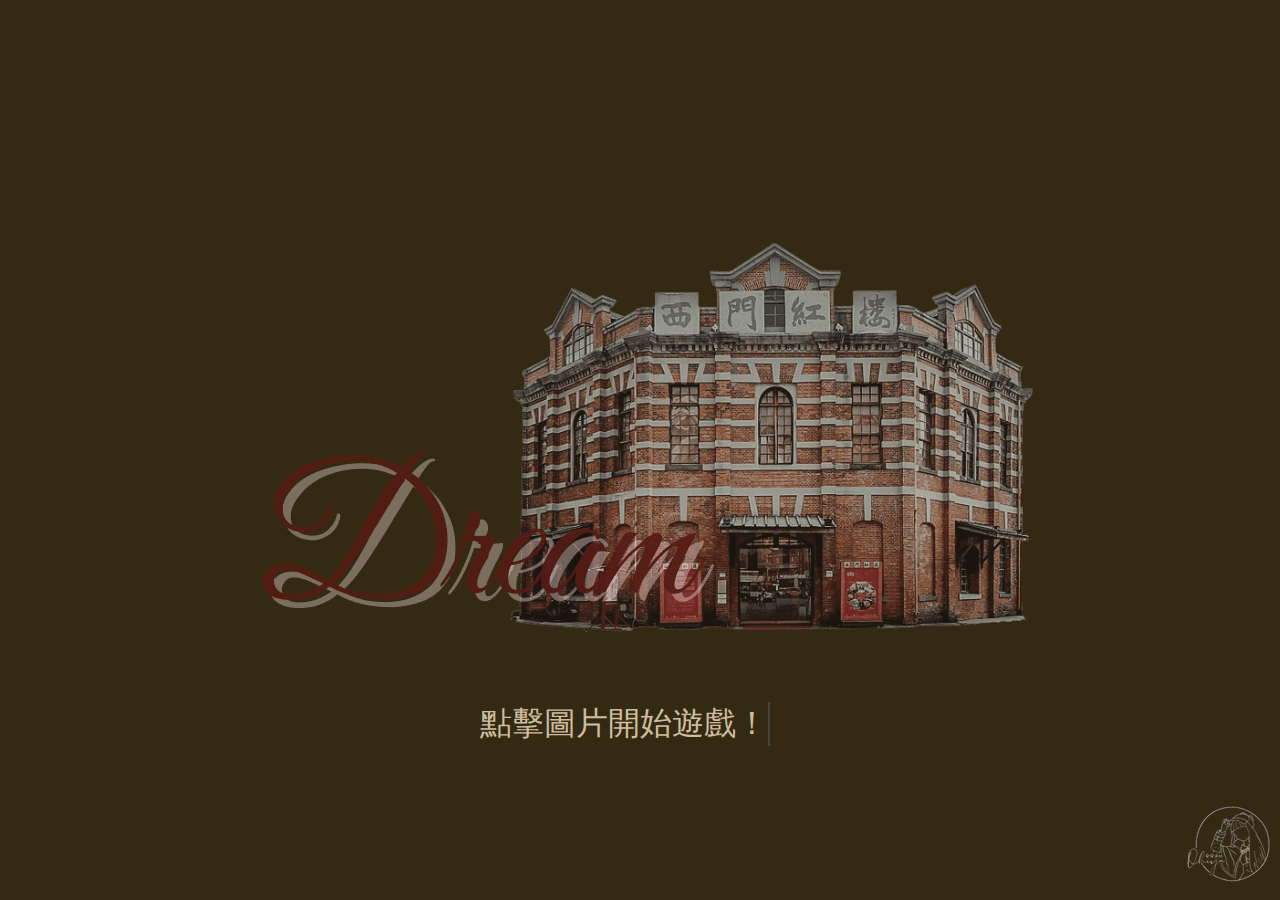
<file: index.html>
<!DOCTYPE html>
<html lang="en-US">
<head>
<meta http-equiv="Content-Language" content="zh-Hant" />
    <meta name="google" content="notranslate" />
    <meta charset="UTF-8">
    <meta http-equiv="X-UA-Compatible" content="IE=edge">
    <meta name="viewport" content="width=device-width, initial-scale=1.0">
    <title>紅樓。夢</title>
    <link rel="stylesheet" href="style.css">
    <link rel="icon" type="image/x-icon" href="image/Author_logo.png">

    <!-- 圖標放作者Logo的話會因為線條太細而看不到 -->
</head>

<body>
<div class="Homepage">
        <a href="plot.html">
            <img src="image/Tittle.png" alt="Logo" >
        </a>

    <div class="Start">
        點擊圖片開始遊戲！
    </div>

</div>

    <div class="Author">
        <img src="image/Author_logo.png" alt="Author logo">
    </div>

</body>
</html>
</file>
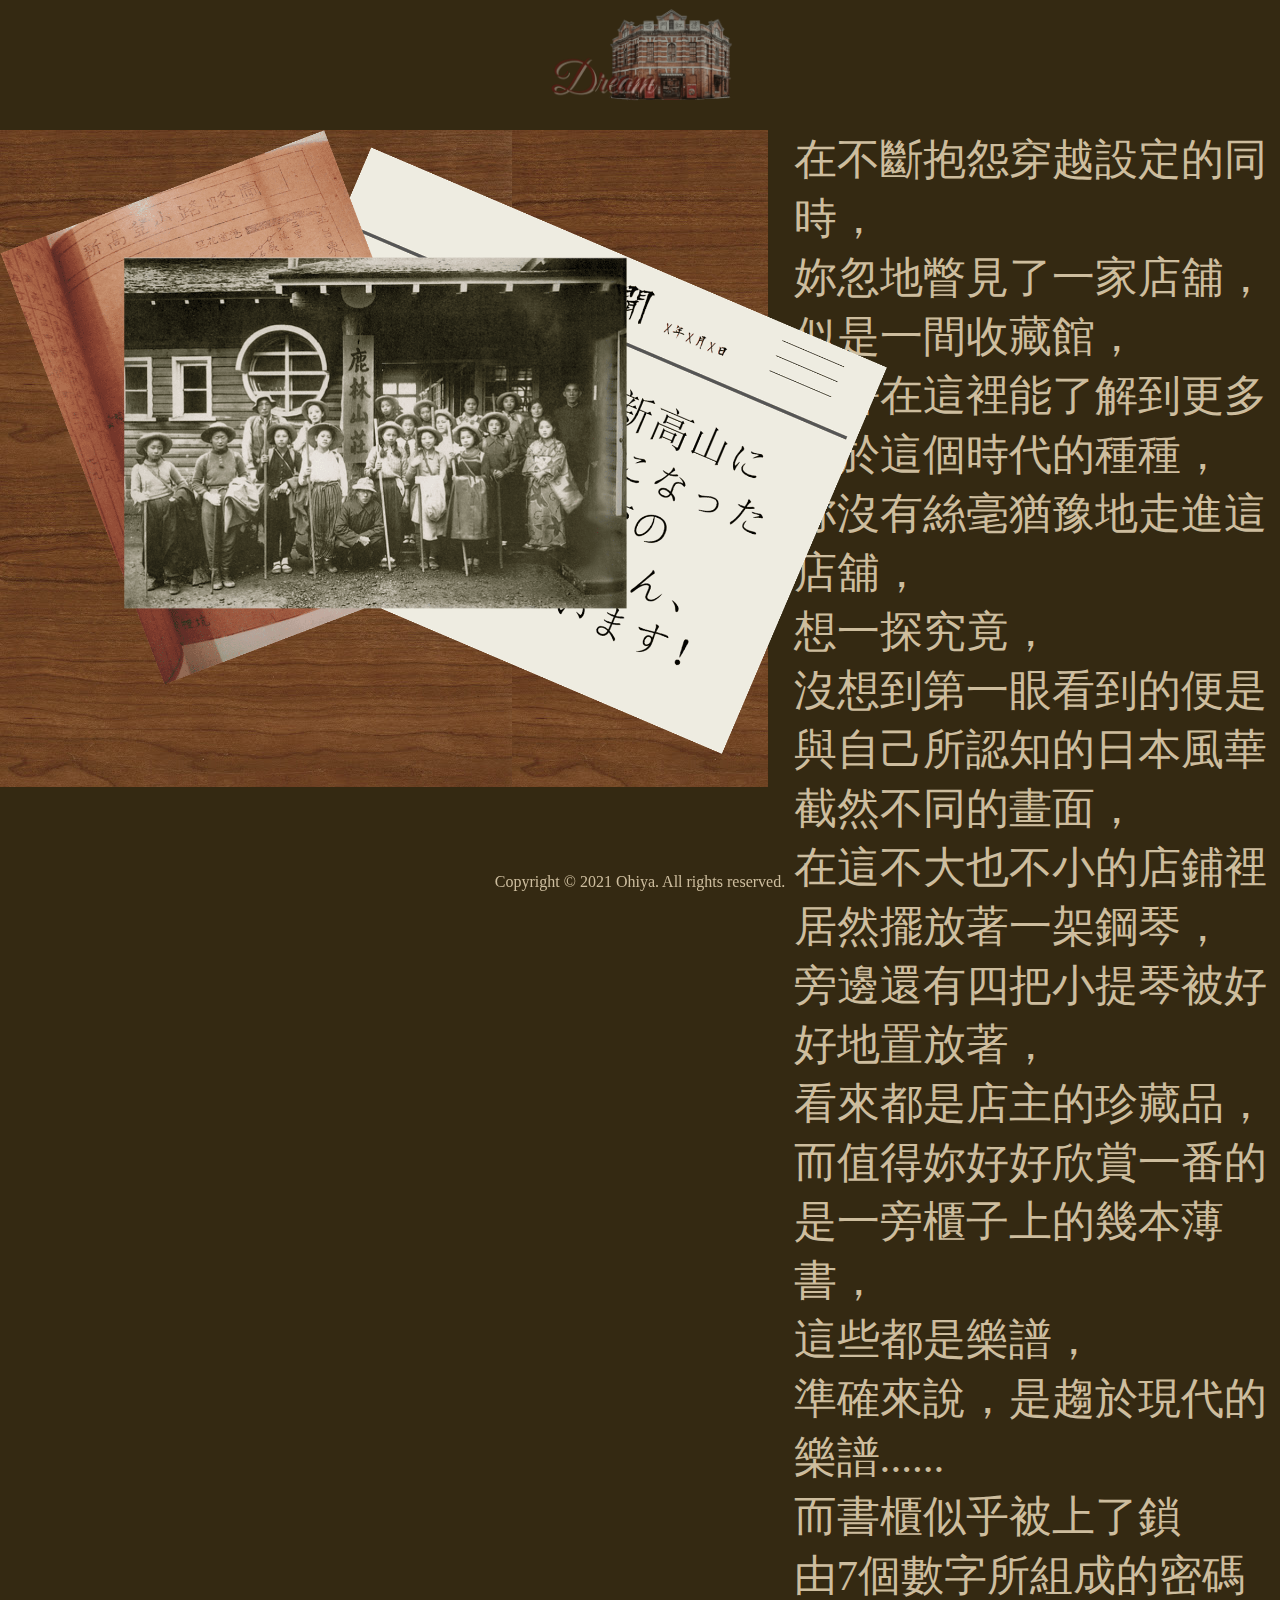
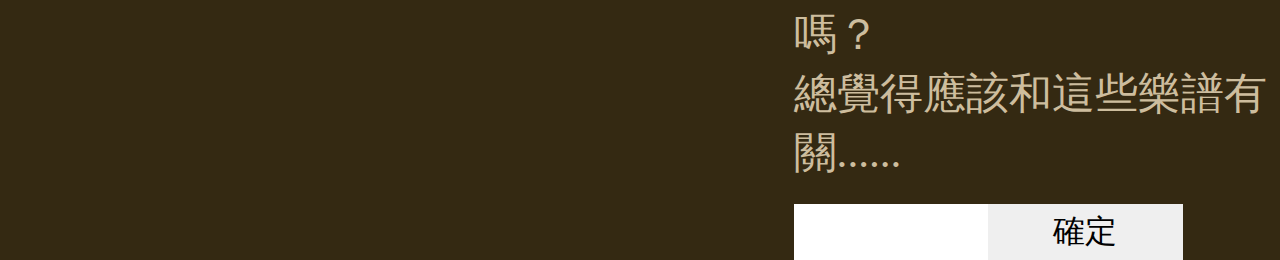
<file: MusicSheet.html>
<!DOCTYPE html>
<html lang="en-US">
<head>
<meta http-equiv="Content-Language" content="zh-Hant" />
    <meta name="google" content="notranslate" />
    <meta charset="UTF-8">
    <meta http-equiv="X-UA-Compatible" content="IE=edge">
    <meta name="viewport" content="width=device-width, initial-scale=1.0">
    <title>紅樓。夢</title>
    <link rel="stylesheet" href="style.css">
    <link rel="icon" type="image/x-icon" href="image/Author_logo1.png">
    <script src="MusicSheet.js"></script>
    <!-- 圖標放作者Logo的話會因為線條太細而看不到 -->

</head>
<body>
    <div class="page">
        <div class="Logo">
            <a href="index.html">
                <img src="image/Tittle.png" class="Logo2" >
            </a></div>
        <div class="game"><img src="image/新高山.png" class="game_img" ></div>
        <!-- 要改圖片（放書櫃+樂譜) -->
    
    <div class="instruction">
        在不斷抱怨穿越設定的同時，<br>
        妳忽地瞥見了一家店舖，似是一間收藏館，<br>
        或許在這裡能了解到更多關於這個時代的種種，<br>
        妳沒有絲毫猶豫地走進這店舖，<br>
        想一探究竟，<br>
        沒想到第一眼看到的便是與自己所認知的日本風華截然不同的畫面，<br>
        在這不大也不小的店鋪裡居然擺放著一架鋼琴，<br>
        旁邊還有四把小提琴被好好地置放著，<br>
        看來都是店主的珍藏品，<br>
        而值得妳好好欣賞一番的是一旁櫃子上的幾本薄書，<br>
        這些都是樂譜，<br>
        準確來說，是趨於現代的樂譜......<br>
        而書櫃似乎被上了鎖<br>
        由7個數字所組成的密碼嗎？<br>
        總覺得應該和這些樂譜有關......<br>
        <form name=myform onsubmit="password(this.pwde.value)">
            <input type="text" name="pwde" rows="1" size="5" class="input">
            <input type="submit" name="submit" value="確定" class="input">
            </form>
    </div>
        <div class="footer">Copyright © 2021 Ohiya. All rights reserved.</div>
    </div>
    </body>
</html>
</file>
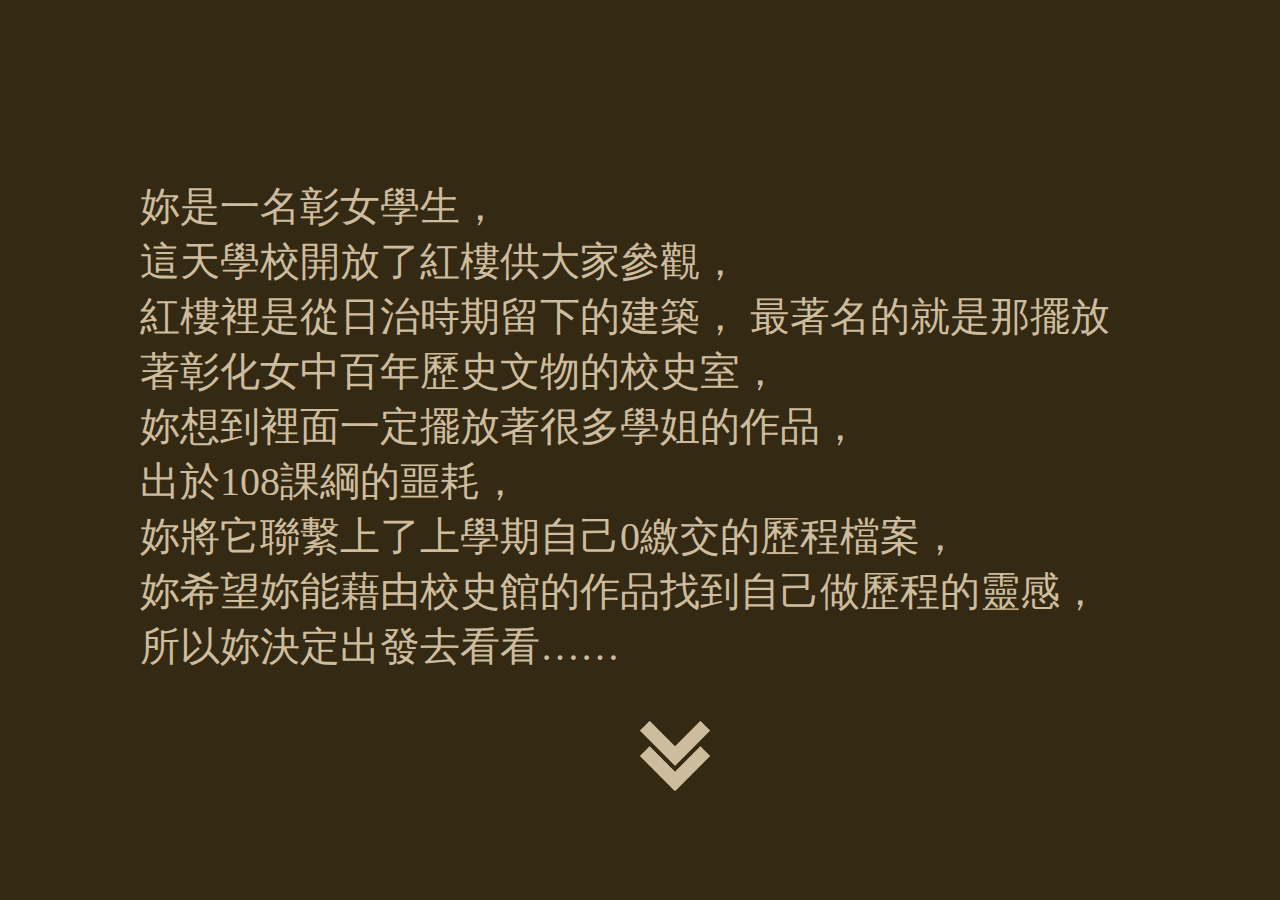
<file: plot.html>
<!DOCTYPE html>
<html lang="en">
<head>
    <meta http-equiv="Content-Language" content="zh-Hant" />
    <meta name="google" content="notranslate" />
    <meta charset="UTF-8">
    <meta http-equiv="X-UA-Compatible" content="IE=edge">
    <meta name="viewport" content="width=device-width, initial-scale=1.0">
    <title>紅樓。夢</title>
    <link rel="stylesheet" href="style.css">
    <link rel="icon" type="image/x-icon" href="./image/Author_logo1.png">
    <script src="plot.js"></script>
    <!-- 圖標放作者Logo的話會因為線條太細而看不到 -->
</head>
<body>
    <div class="Scripts">

    <div id="p1">
        <p>
            妳是一名彰女學生，<br>
            這天學校開放了紅樓供大家參觀，<br>
            紅樓裡是從日治時期留下的建築，
            最著名的就是那擺放著彰化女中百年歷史文物的校史室，<br>
            妳想到裡面一定擺放著很多學姐的作品，<br>
            出於108課綱的噩耗，<br>
            妳將它聯繫上了上學期自己0繳交的歷程檔案，<br>
            妳希望妳能藉由校史館的作品找到自己做歷程的靈感，<br>
            所以妳決定出發去看看……<br>
            <br>
        </p>
        <img src="./image/next.png" class="next" id="next">
    </div>

        <div class="display" id="p2">
        <p>
            妳帶著自己的小筆記本走到了紅樓，<br>
            想把自己看到的事物記錄在本子上，<br>
            供自己製作學習歷程時參考，<br>
            走進校史館，<br>
            小小的房間陳列著玲瑯滿目的物品，<br>
            有百年課桌椅、自然標本、歷屆校服及畢業紀念冊<br>
            <br>
        </p>
        <a href="YuShan.html">
            <img src="./image/next.png" class="next2" >
        </a>
    </div>

</div>

</body>
</html>
</file>
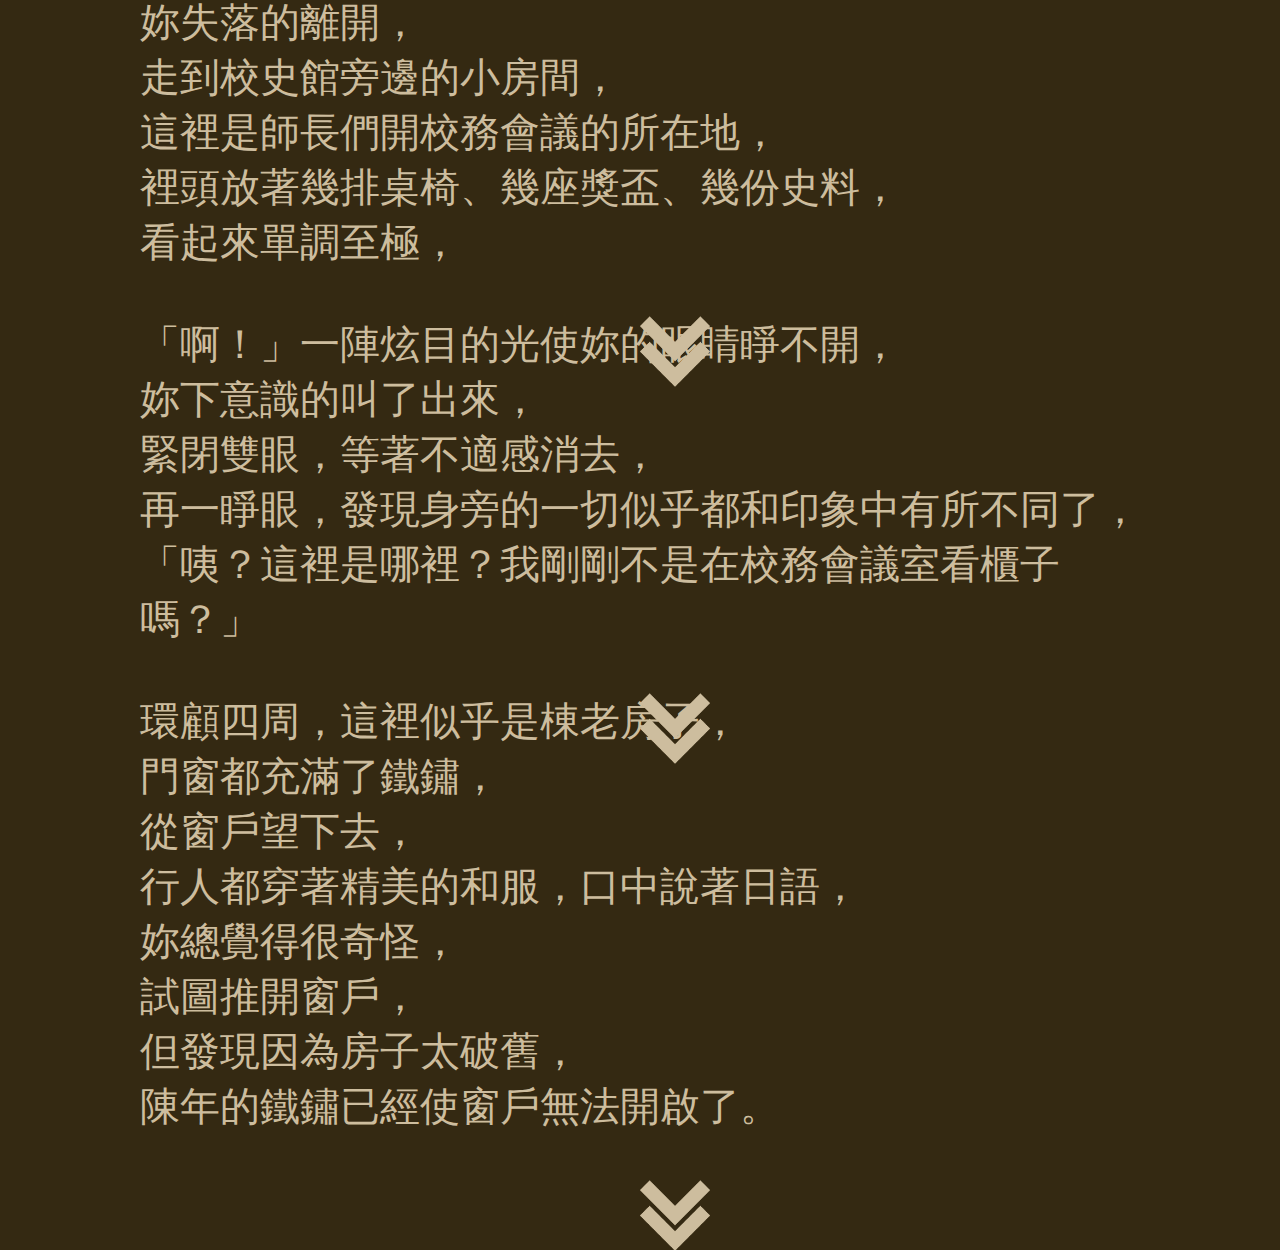
<file: plot2.html>
<!DOCTYPE html>
<html lang="en">
<head>
    <meta http-equiv="Content-Language" content="zh-Hant" />
    <meta name="google" content="notranslate" />
    <meta charset="UTF-8">
    <meta http-equiv="X-UA-Compatible" content="IE=edge">
    <meta name="viewport" content="width=device-width, initial-scale=1.0">
    <title>紅樓。夢</title>
    <link rel="stylesheet" href="style.css">
    <link rel="icon" type="image/x-icon" href="./image/Author_logo1.png">
    <script src="plot.js"></script>
    <!-- 圖標放作者Logo的話會因為線條太細而看不到 -->
</head>
<body>
    <div class="Scripts">

    <div id="p1">
        <p>
            妳慢慢地聽著鐘聲響完，期待著有什麼奇蹟出現，<br>
            過了半晌，那口鐘還是那口鐘，妳還是妳，<br>
            似乎除了仍在繚繞的鐘聲，<br>
            一切都跟剛到來時沒什麼兩樣<br>
            「根本什麼都沒發生……」我喃喃道，<br>
            妳失落的離開，<br>
            走到校史館旁邊的小房間，<br>
            這裡是師長們開校務會議的所在地，<br>
            裡頭放著幾排桌椅、幾座獎盃、幾份史料，<br>
            看起來單調至極，<br>
            <br>
        </p>
        <img src="./image/next.png" class="next" id="next">
    </div>

    <div class="display" id="p2">
        <p>
            聽說這裡以前是宿舍，<br>
            難怪旁邊有看起來很像哆啦A夢睡覺的櫃子，<br>
            ...等等...櫃子？<br>
            好像是個酷東西，<br>
            看著它，總覺得這個櫃子好像隱隱散發著金光，<br>
            妳伸出手，打開了這個櫃子。<br>
            <br>
        </p>
        <a href="YuShan.html">
            <img src="./image/next.png" class="next" >
        </a>
    </div>
      
    <div id="p3">
        <p>
            「啊！」一陣炫目的光使妳的眼睛睜不開，<br>
            妳下意識的叫了出來，<br>
            緊閉雙眼，等著不適感消去，<br>
            再一睜眼，發現身旁的一切似乎都和印象中有所不同了，<br>
            「咦？這裡是哪裡？我剛剛不是在校務會議室看櫃子嗎？」<br>
            <br>
        </p>
        <img src="./image/next.png" class="next" id="next">
    </div>
      
    <div id="p4">
        <p>
            環顧四周，這裡似乎是棟老房子，<br>
            門窗都充滿了鐵鏽，<br>
            從窗戶望下去，<br>
            行人都穿著精美的和服，口中說著日語，<br>
            妳總覺得很奇怪，<br>
            試圖推開窗戶，<br>
            但發現因為房子太破舊，<br>
            陳年的鐵鏽已經使窗戶無法開啟了。<br>
            <br>
        </p>
        <img src="./image/next.png" class="next" id="next3">
    </div>

</div>


</body>
</html>
</file>
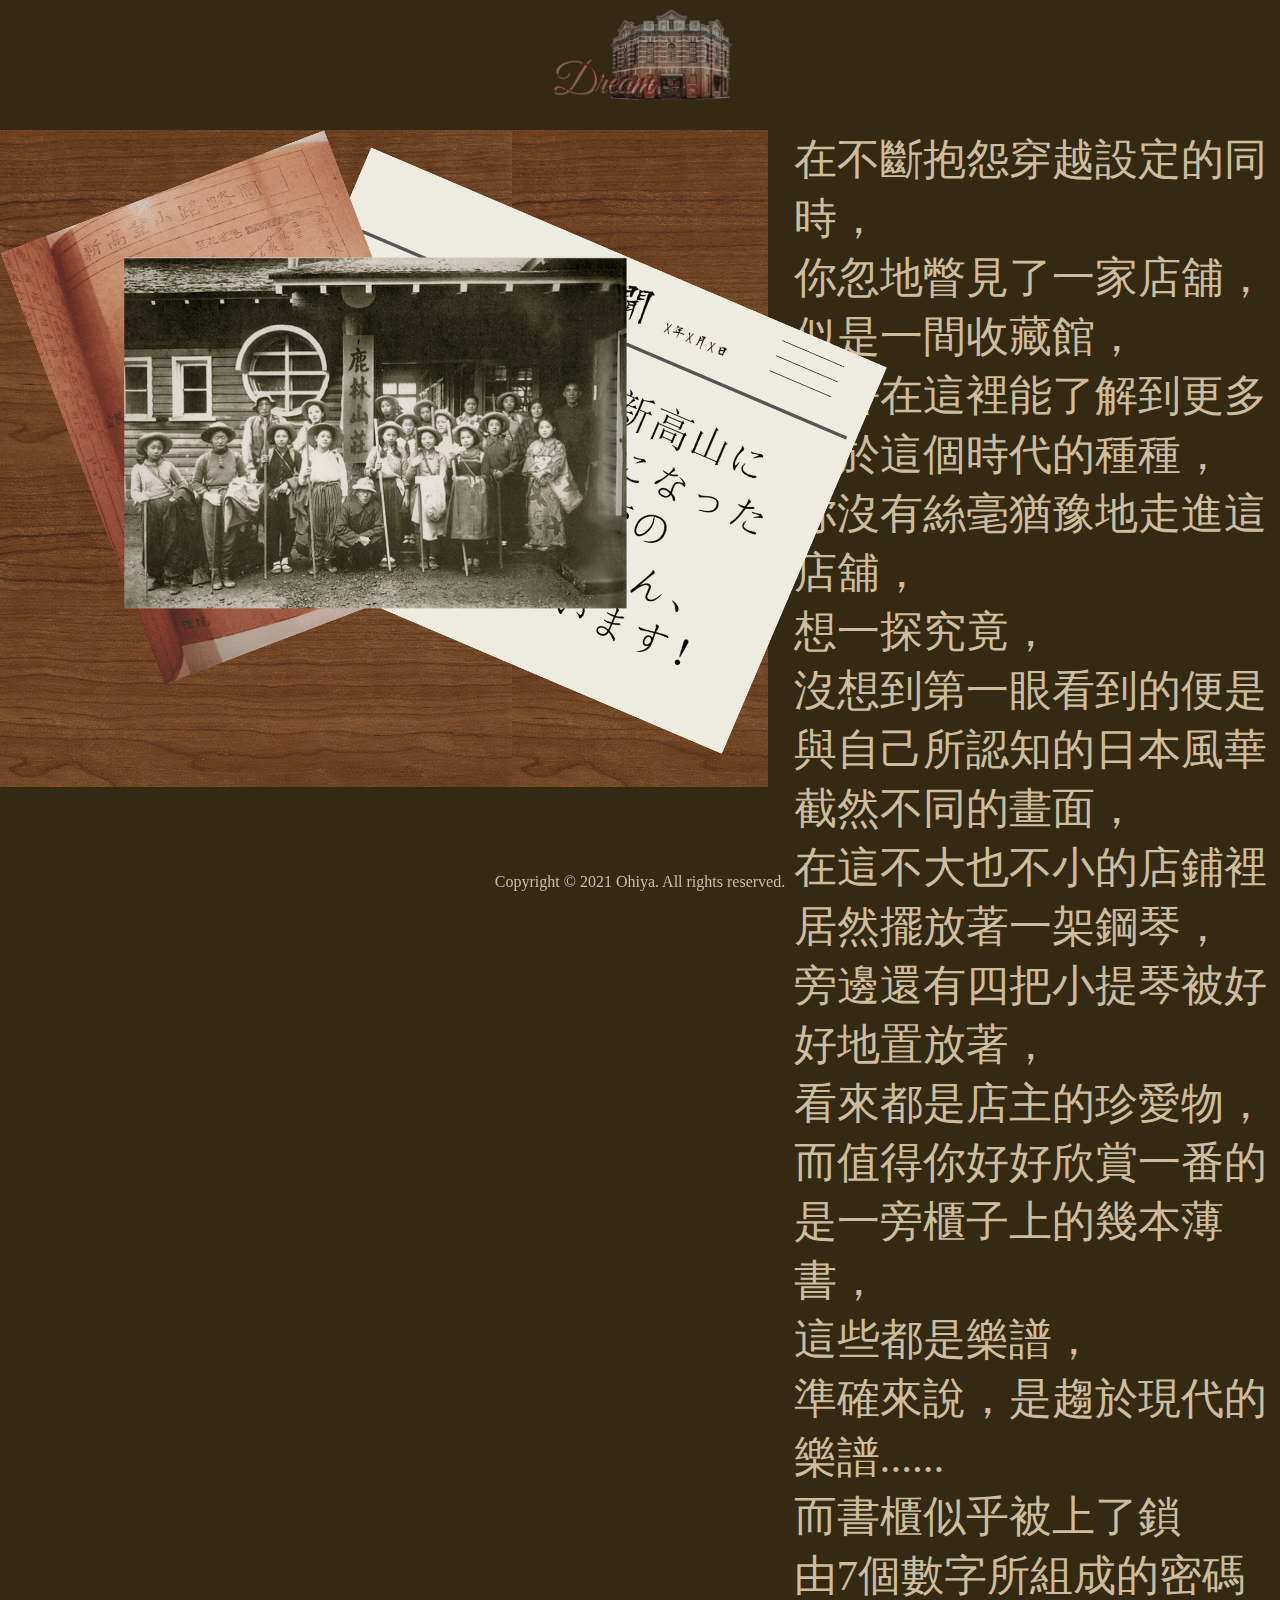
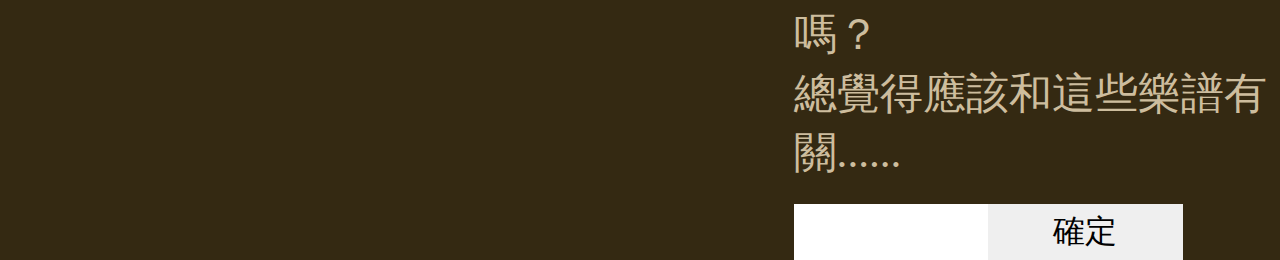
<file: Poet.html>
<!DOCTYPE html>
<html lang="en-US">
<head>
<meta http-equiv="Content-Language" content="zh-Hant" />
    <meta name="google" content="notranslate" />
    <meta charset="UTF-8">
    <meta http-equiv="X-UA-Compatible" content="IE=edge">
    <meta name="viewport" content="width=device-width, initial-scale=1.0">
    <title>紅樓。夢</title>
    <link rel="stylesheet" href="style.css">
    <link rel="icon" type="image/x-icon" href="image/Author_logo1.png">
    <script src="MusicSheet.js"></script>
    <!-- 圖標放作者Logo的話會因為線條太細而看不到 -->

</head>
<body>
    <div class="page">
        <div class="Logo">
            <a href="index.html">
                <img src="image/Tittle.png" class="Logo2" >
            </a></div>
        <div class="game"><img src="image/新高山.png" class="game_img" ></div>
        <!-- 要改圖片（放書櫃+樂譜) -->
    
    <div class="instruction">
        在不斷抱怨穿越設定的同時，<br>
        你忽地瞥見了一家店舖，似是一間收藏館，<br>
        或許在這裡能了解到更多關於這個時代的種種，<br>
        你沒有絲毫猶豫地走進這店舖，<br>
        想一探究竟，<br>
        沒想到第一眼看到的便是與自己所認知的日本風華截然不同的畫面，<br>
        在這不大也不小的店鋪裡居然擺放著一架鋼琴，<br>
        旁邊還有四把小提琴被好好地置放著，<br>
        看來都是店主的珍愛物，<br>
        而值得你好好欣賞一番的是一旁櫃子上的幾本薄書，<br>
        這些都是樂譜，<br>
        準確來說，是趨於現代的樂譜......<br>
        而書櫃似乎被上了鎖<br>
        由7個數字所組成的密碼嗎？<br>
        總覺得應該和這些樂譜有關......<br>
        <form name=myform onsubmit="password(this.pwde.value)">
            <input type="text" name="pwde" rows="1" size="5" class="input">
            <input type="submit" name="submit" value="確定" class="input">
            </form>
    </div>
        <div class="footer">Copyright © 2021 Ohiya. All rights reserved.</div>
    </div>
    </body>
</html>
</file>
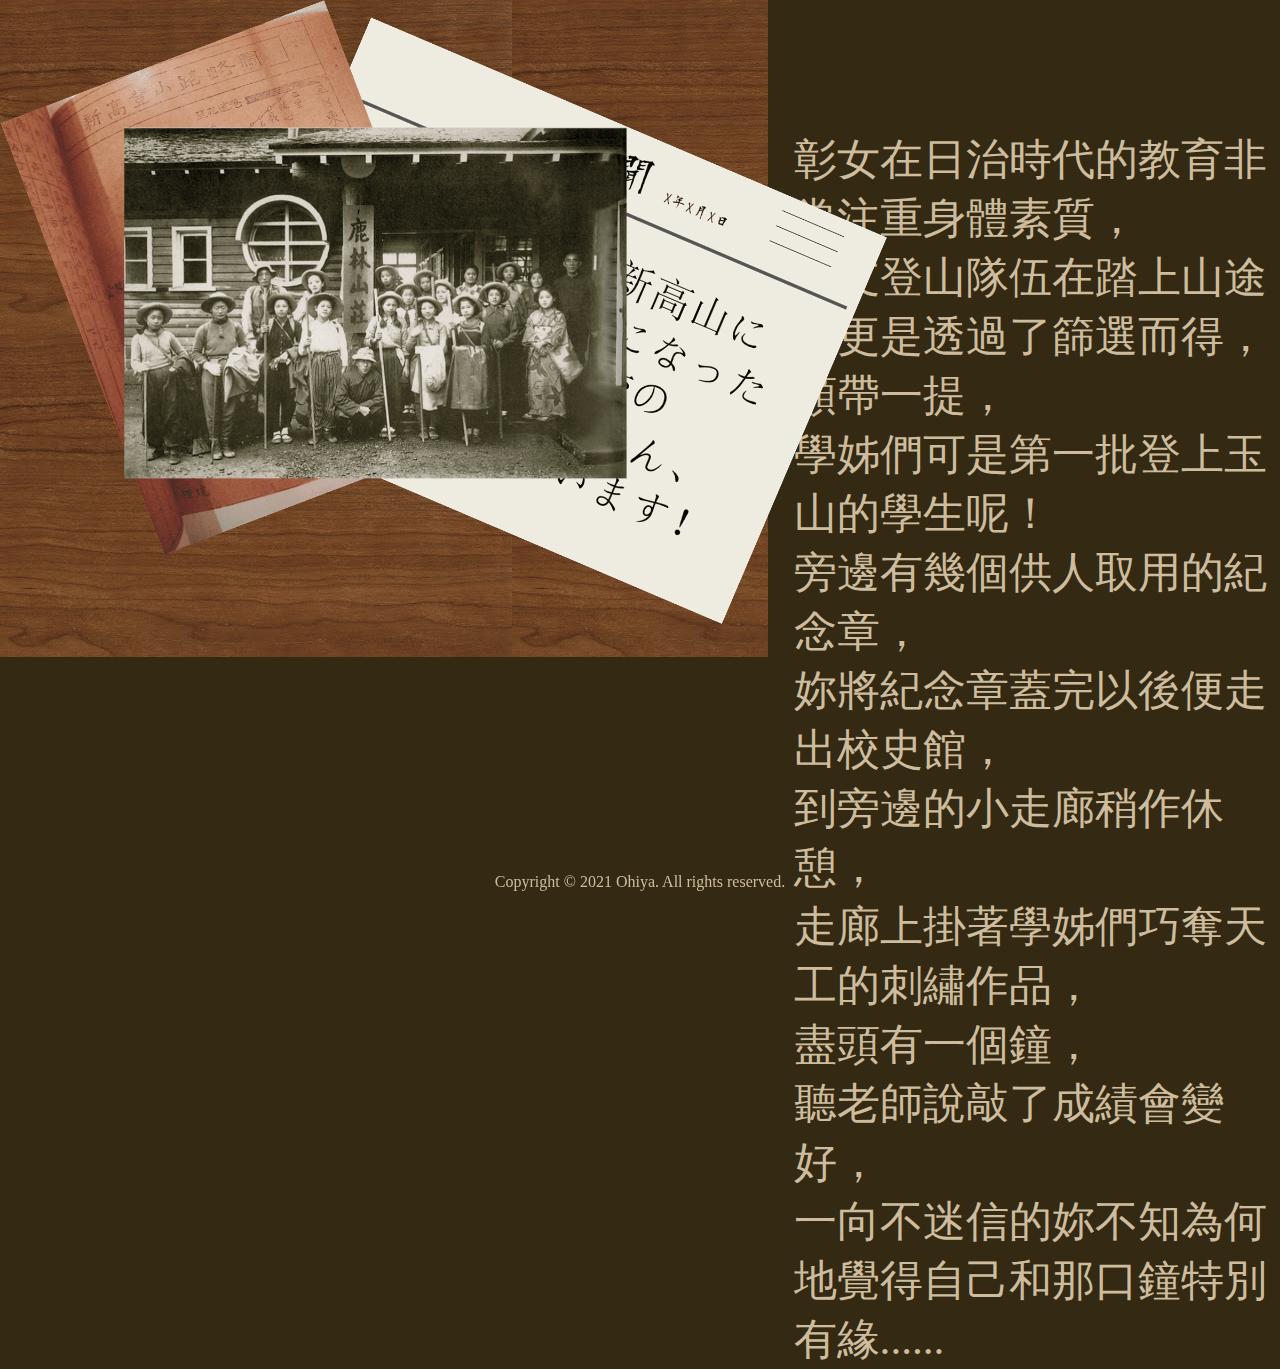
<file: RingBell.html>
<!DOCTYPE html>
<html lang="en-US">
<head>
<meta http-equiv="Content-Language" content="zh-Hant" />
    <meta name="google" content="notranslate" />
    <meta charset="UTF-8">
    <meta http-equiv="X-UA-Compatible" content="IE=edge">
    <meta name="viewport" content="width=device-width, initial-scale=1.0">
    <title>紅樓。夢</title>
    <link rel="stylesheet" href="style.css">
    <link rel="icon" type="image/x-icon" href="image/Author_logo1.png">
    <script src="plot.js"></script>
    <!-- 圖標放作者Logo的話會因為線條太細而看不到 -->

</head>
<body>
    <div class="page">
        <div class="Logo">
            <a href="index.html">
                <img src="image/Tittle.png" class="Logo2" >
            </a>
        <div class="game"><img src="image/新高山.png" class="game_img" ></div>
    </div>
      <div class="instruction">
          彰女在日治時代的教育非常注重身體素質，<br>
          這支登山隊伍在踏上山途前更是透過了篩選而得，<br>
          順帶一提，<br>
          學姊們可是第一批登上玉山的學生呢！<br>
          旁邊有幾個供人取用的紀念章，<br>
          妳將紀念章蓋完以後便走出校史館，<br>
          到旁邊的小走廊稍作休憩，<br>
          走廊上掛著學姊們巧奪天工的刺繡作品，<br>
          盡頭有一個鐘，<br>
          聽老師說敲了成績會變好，<br>
          一向不迷信的妳不知為何地覺得自己和那口鐘特別有緣......<br>
      </div>
          <div class="footer">Copyright © 2021 Ohiya. All rights reserved.</div>
    </div>
    </body>
    
</html>
</file>
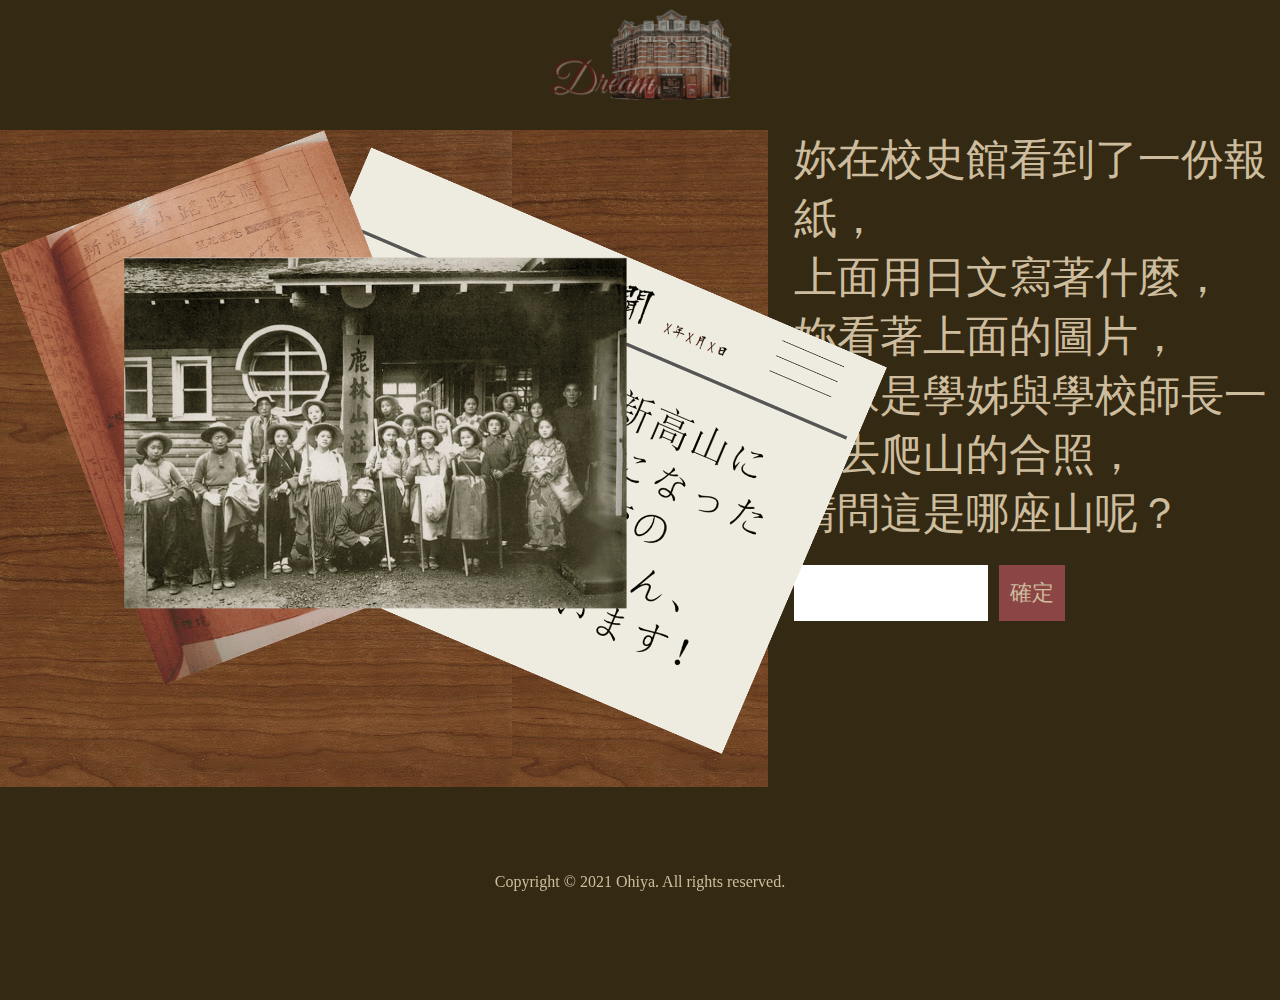
<file: YuShan.html>
<!DOCTYPE html>
<html lang="en-US">
<head>
<meta http-equiv="Content-Language" content="zh-Hant" />
    <meta name="google" content="notranslate" />
    <meta charset="UTF-8">
    <meta http-equiv="X-UA-Compatible" content="IE=edge">
    <meta name="viewport" content="width=device-width, initial-scale=1.0">
    <title>紅樓。夢</title>
    <link rel="stylesheet" href="style.css">
    <link rel="icon" type="image/x-icon" href="image/Author_logo1.png">
    <script src="YuShan.js"></script>
    <!-- 圖標放作者Logo的話會因為線條太細而看不到 -->

</head>
<body>
    <div class="page">
        <div class="Logo">
            <a href="index.html">
                <img src="image/Tittle.png" class="Logo2" >
            </a></div>
        <div class="game"><img src="image/新高山.png" class="game_img" ></div>
    
    <div class="instruction">
        妳在校史館看到了一份報紙，<br>
        上面用日文寫著什麼，<br>
        妳看著上面的圖片，<br>
        好像是學姊與學校師長一起去爬山的合照，<br>
        請問這是哪座山呢？<br>
        <form name=myform onsubmit="password(this.pwde.value)">
            <input type="text" name="pwde" rows="1" size="5" class="input">
            <input type="submit" name="submit" value="確定" class="input2">
            </form>
    </div>
        <div class="footer">Copyright © 2021 Ohiya. All rights reserved.</div>
    </div>
    </body>
</html>
</file>
<file: style.css>
*{
    margin: 0;
    padding: 0;
}
body{
    font-family: PMingLiU, serif;
    background-color: #342912;
    color: #CDBD9E;
    overflow-y: hidden;
    overflow-x: hidden;
    user-select: none;  
}

.Homepage{
    margin: auto;
    position: absolute;
    top: 50%;
    left: 50%;
    transform: translate(-50%, -50%);
}

.Start{
    position: absolute;
    left: 30%;
    font-size: 2em;
    width: 9em;
    white-space: nowrap;
    box-shadow: 2px 0px #444;
    animation: typing 2.5s steps(9, end), blink-caret .75s step-end infinite;
    overflow: hidden;
}

@keyframes typing {
    from { width: 0; }
    to { width: 9em; }
}

@keyframes blink-caret {
    from, to { box-shadow: 2px 0px transparent; }
    50% { box-shadow: 2px 0px; }
}
.Author {
    position: absolute;
    bottom: 0px;
    right: 0px;
}

/* Plot page */

.Scripts {
    font-size: 2.5em;
    width: 25em;
    margin: auto;
    position: absolute;
    top: 50%;
    left: 50%;
    transform: translate(-50%, -50%);
}
.next, .next2{
    width: 7%;
    position: absolute;
    left: 50%;
}
.next:hover, .next2:hover{
    transform: scale(1.05);
    cursor: pointer;
}

.display{
    display: none;
}


/* game */

.page{
    height: 1000px;
    margin: auto;
    
}
.Logo{
    width: 100%;
    height: 13%;
    border-bottom:#CDBD9E 0.5em  ;
}
.Logo2{
    height: 13%;
    position: absolute;
    left: 50%;
    transform: translate(-50%, -1%);
}

.game{
    width: 60%;
    height: 73%;
    text-align: center;
    float:left;
    background-image: url("image/table.jpg");
    position: fixed;
}

.game_img{
    width: auto;
    height: 95%;
    margin: auto;
    /* position: fixed; */
}

.instruction{
    width: 38%;
    height: 73%;
    text-align: left;
    float:right;
    font-size: 2.7em;
    /* border: #473d26 0.5em solid; */
}

@media screen and (max-device-width: 1024px){
    .game{
    width: 60%;
    height: 73%;
    text-align: center;
    float:left;
    background-image: url("image/table.jpg");
    position: fixed;
}

.game_img{
    width: auto;
    height: 74%;
    margin: auto;
    /* position: fixed; */
}

.instruction{
    width: 38%;
    height: 73%;
    text-align: left;
    float:right;
    font-size: 2.25em;
    /* border: #473d26 0.5em solid; */
}
}
.footer{
    font-family: serif;
    clear:both;
    bottom:0%;
    width: 100%;
    height: 3%;
    padding: .5em 0em 0em;
    text-align: center;
    /* border-top: #e0c09a .05em solid; */
    /* background-color: #462d2d; */
    position: fixed;
    font-size: 1em;
    color: #cdbd9e;
}
form{
    margin: .5em 0em 0em;
    height: 1.3em;
    display: flex;
}
.input{
    font-size: .75em;
    text-align: center;
    width: 40%;
    height: auto;
    caret-color: #342912; /* 指定色 */
    outline-width: initial;
    border: none;
    /* outline: none; 外框效果 */
}
.input2{
    font-size: .5em;
    color: #cdbd9e;
    height: auto;
    margin: 0em .5em;
    padding: .5em;
    border: none;
    background-color: #8c4545;
    
}
</file>
